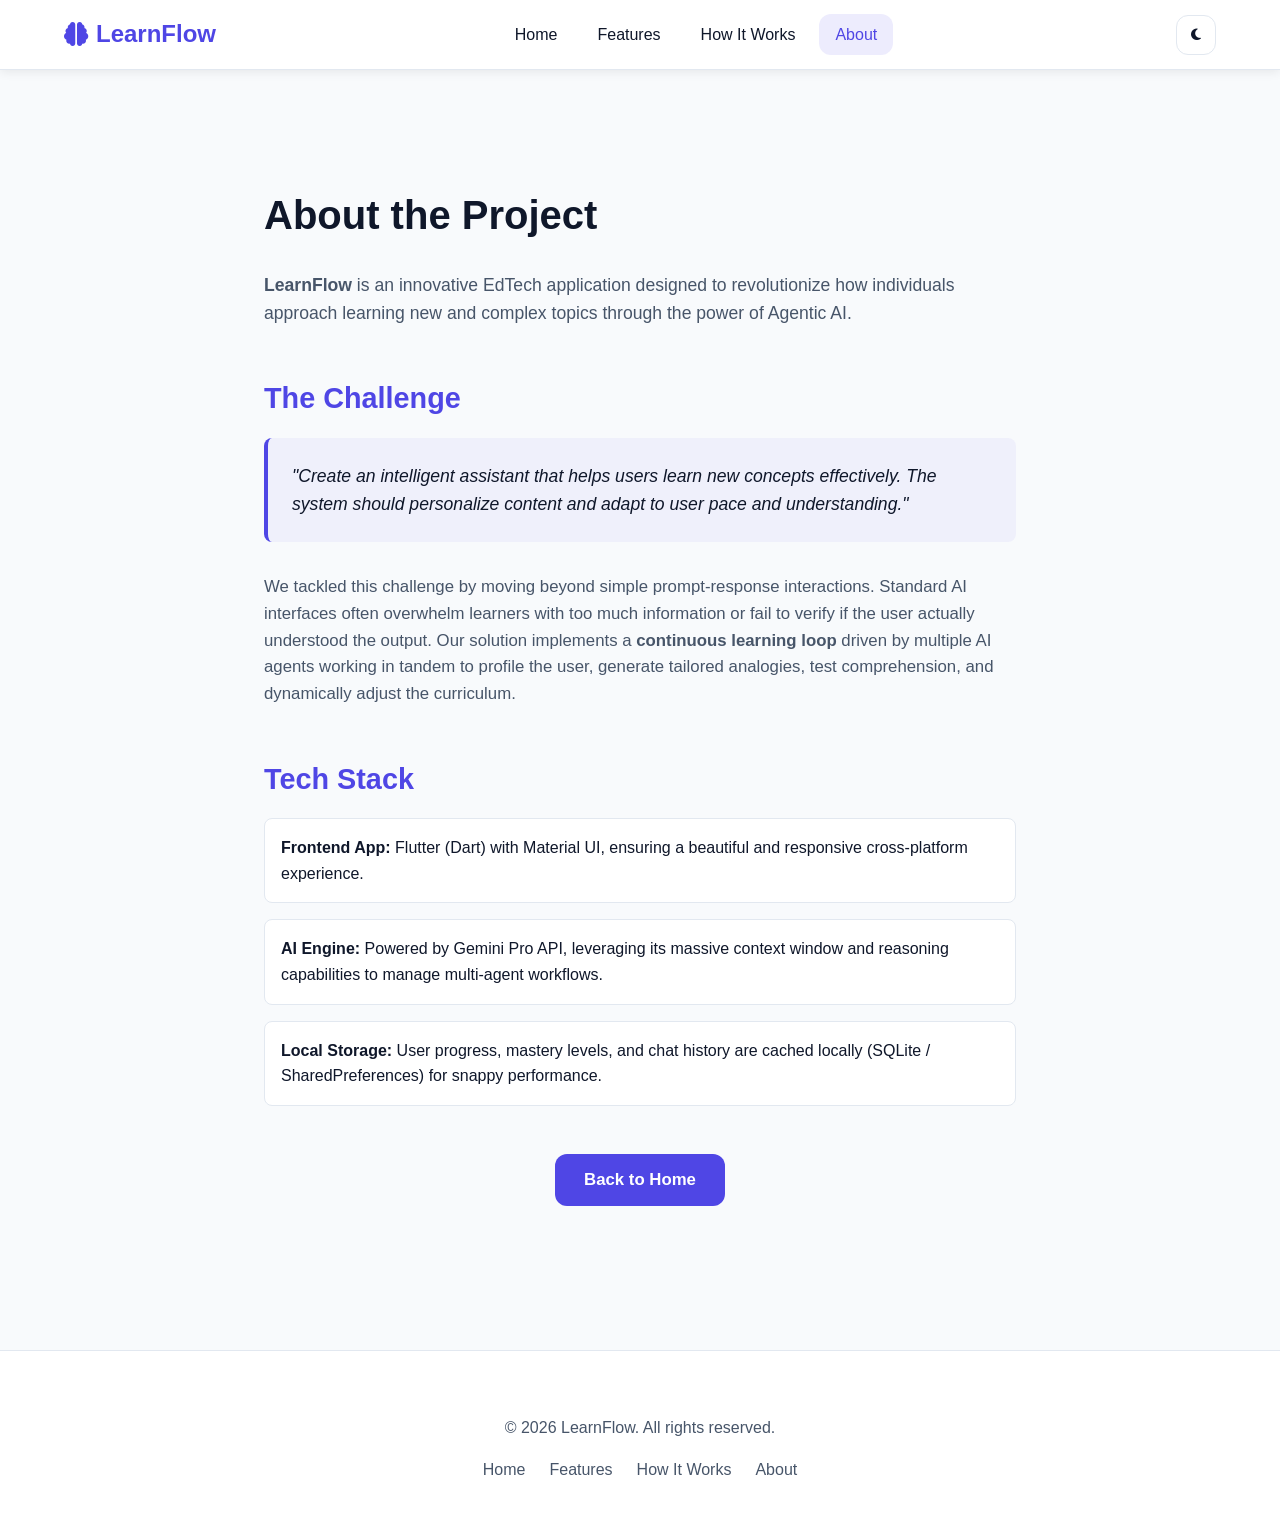
<file: web/about.html>
<!DOCTYPE html>
<html lang="en">
<head>
  <meta charset="UTF-8">
  <meta name="viewport" content="width=device-width, initial-scale=1.0">
  <title>About | LearnFlow</title>
  <meta name="description" content="Information about the LearnFlow project and its goals.">
  <link rel="stylesheet" href="https://cdnjs.cloudflare.com/ajax/libs/font-awesome/6.5.1/css/all.min.css">
  <link rel="stylesheet" href="css/style.css">
</head>
<body>

  <div id="landing-site">
    <header class="site-header">
      <div class="container">
        <a href="index.html" class="site-logo" aria-label="LearnFlow Home"><i class="fas fa-brain"></i> LearnFlow</a>
        <nav class="site-nav">
          <a href="index.html">Home</a>
          <a href="features.html">Features</a>
          <a href="how-it-works.html">How It Works</a>
          <a href="about.html" class="active">About</a>
        </nav>
        <button type="button" class="theme-toggle" id="themeToggle" aria-label="Toggle dark mode">
          <i class="fas fa-moon"></i>
        </button>
      </div>
    </header>

    <main>
      <section class="section" style="padding-top: 5rem;">
        <div class="container" style="max-width: 800px;">
          <h1 style="font-size: 2.5rem; margin-bottom: 1.5rem; color: var(--text-primary);">About the Project</h1>

          <p style="font-size: 1.1rem; margin-bottom: 2rem; color: var(--text-secondary);">
            <strong>LearnFlow</strong> is an innovative EdTech application designed to revolutionize how individuals approach learning new and complex topics through the power of Agentic AI.
          </p>

          <h2 style="font-size: 1.8rem; margin-top: 3rem; margin-bottom: 1rem; color: var(--primary);">The Challenge</h2>
          <div style="background: rgba(79, 70, 229, 0.05); padding: 1.5rem; border-left: 4px solid var(--primary); border-radius: 8px; margin-bottom: 2rem;">
            <p style="margin: 0; font-style: italic; color: var(--text-primary); font-size: 1.1rem;">
              "Create an intelligent assistant that helps users learn new concepts effectively. The system should personalize content and adapt to user pace and understanding."
            </p>
          </div>
          
          <p style="font-size: 1.05rem; margin-bottom: 1.5rem; color: var(--text-secondary);">
            We tackled this challenge by moving beyond simple prompt-response interactions. Standard AI interfaces often overwhelm learners with too much information or fail to verify if the user actually understood the output. Our solution implements a <strong>continuous learning loop</strong> driven by multiple AI agents working in tandem to profile the user, generate tailored analogies, test comprehension, and dynamically adjust the curriculum.
          </p>

          <h2 style="font-size: 1.8rem; margin-top: 3rem; margin-bottom: 1rem; color: var(--primary);">Tech Stack</h2>
          <ul style="list-style-type: none; padding: 0; margin-bottom: 2rem;">
            <li style="margin-bottom: 1rem; padding: 1rem; background: var(--surface); border-radius: 8px; border: 1px solid var(--border);">
              <strong style="color: var(--text-primary);">Frontend App:</strong> Flutter (Dart) with Material UI, ensuring a beautiful and responsive cross-platform experience.
            </li>
            <li style="margin-bottom: 1rem; padding: 1rem; background: var(--surface); border-radius: 8px; border: 1px solid var(--border);">
              <strong style="color: var(--text-primary);">AI Engine:</strong> Powered by Gemini Pro API, leveraging its massive context window and reasoning capabilities to manage multi-agent workflows.
            </li>
            <li style="margin-bottom: 1rem; padding: 1rem; background: var(--surface); border-radius: 8px; border: 1px solid var(--border);">
              <strong style="color: var(--text-primary);">Local Storage:</strong> User progress, mastery levels, and chat history are cached locally (SQLite / SharedPreferences) for snappy performance.
            </li>
          </ul>

          <p style="margin-top: 3rem; text-align: center;">
            <a href="index.html" class="btn btn-primary">Back to Home</a>
          </p>
        </div>
      </section>
    </main>

    <footer class="site-footer">
      <div class="container">
        <p>&copy; <span id="year"></span> LearnFlow. All rights reserved.</p>
        <nav>
          <a href="index.html">Home</a>
          <a href="features.html">Features</a>
          <a href="how-it-works.html">How It Works</a>
          <a href="about.html">About</a>
        </nav>
      </div>
    </footer>
  </div>

  <script src="js/script.js"></script>
</body>
</html>
</file>
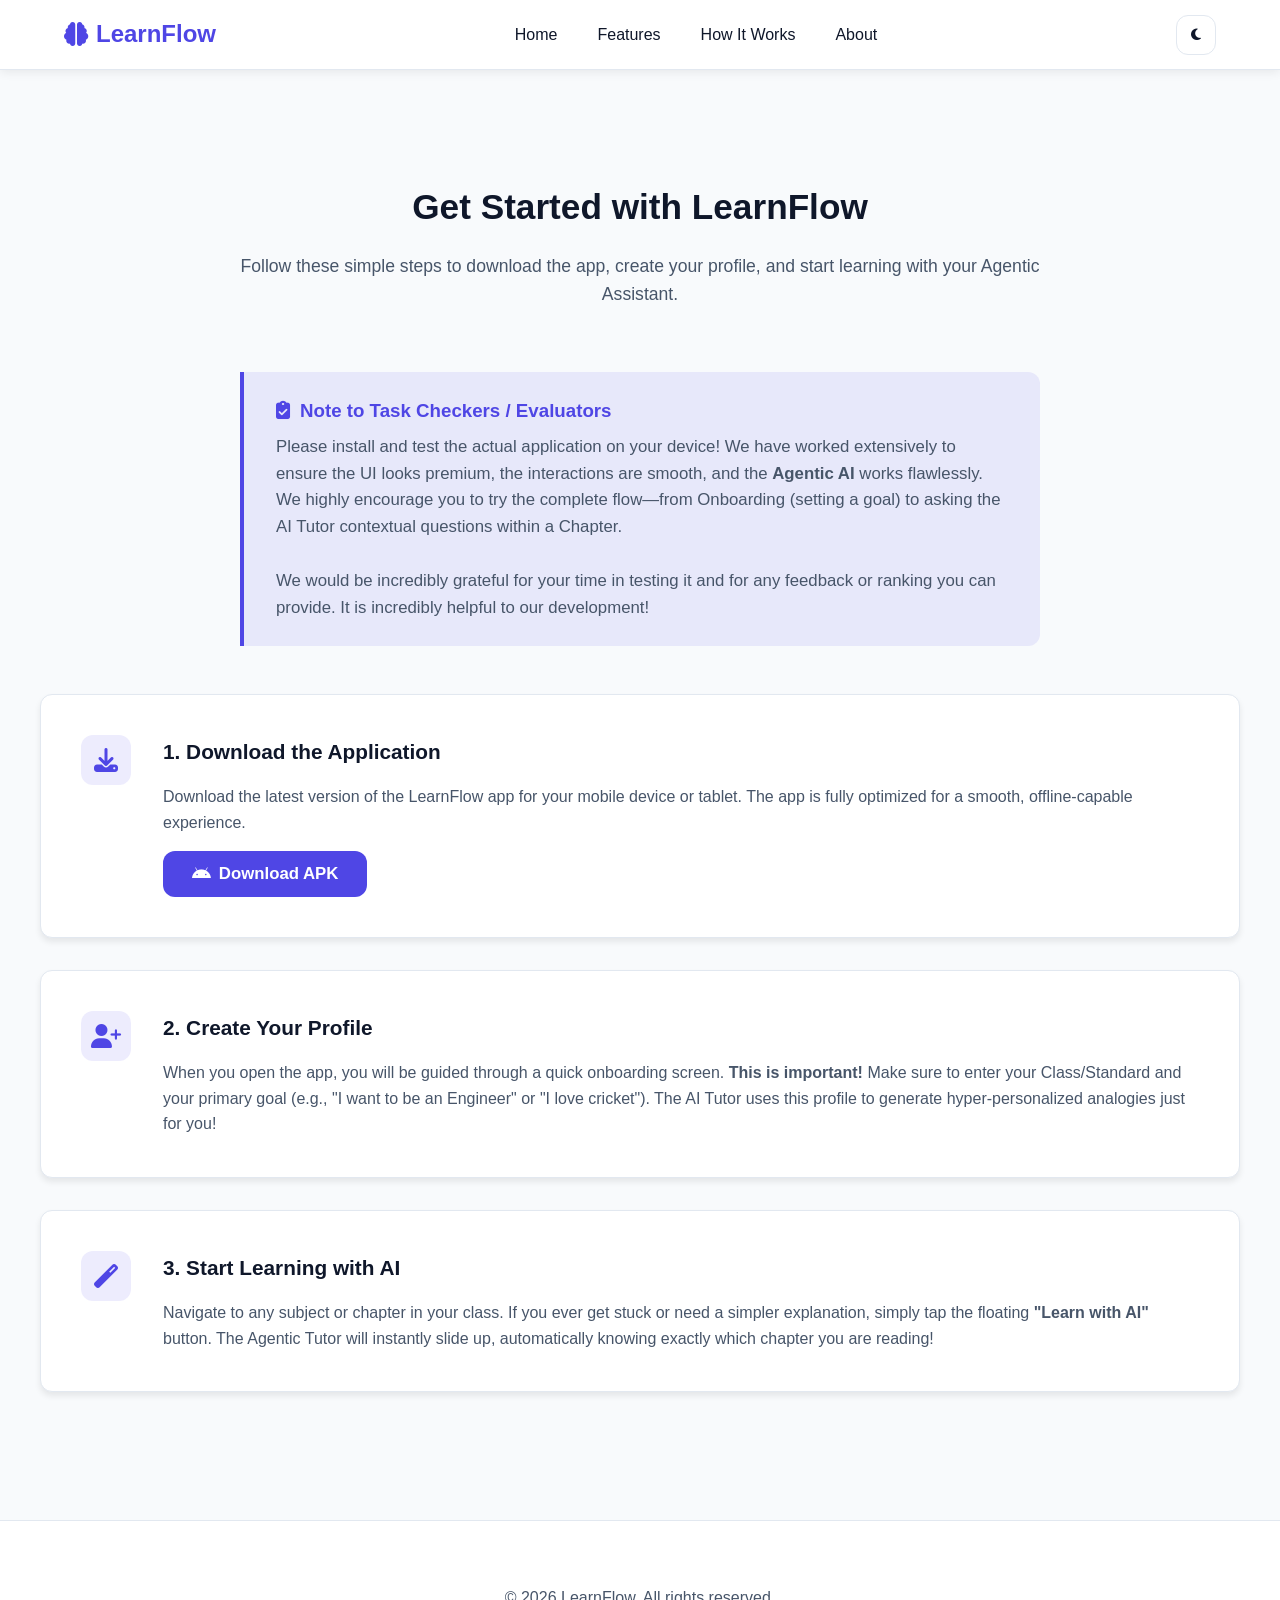
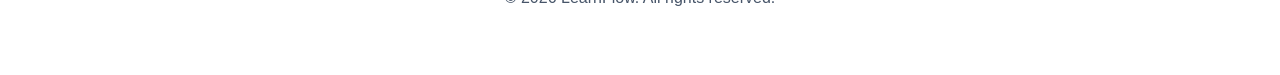
<file: web/download.html>
<!DOCTYPE html>
<html lang="en">
<head>
  <meta charset="UTF-8">
  <meta name="viewport" content="width=device-width, initial-scale=1.0">
  <title>Download & Setup | LearnFlow</title>
  <meta name="description" content="Instructions to download and set up the LearnFlow application.">
  <link rel="stylesheet" href="https://cdnjs.cloudflare.com/ajax/libs/font-awesome/6.5.1/css/all.min.css">
  <link rel="stylesheet" href="css/style.css">
</head>
<body>

  <div id="landing-site">
    <header class="site-header">
      <div class="container">
        <a href="index.html" class="site-logo" aria-label="LearnFlow Home"><i class="fas fa-brain"></i> LearnFlow</a>
        <nav class="site-nav">
          <a href="index.html">Home</a>
          <a href="features.html">Features</a>
          <a href="how-it-works.html">How It Works</a>
          <a href="about.html">About</a>
        </nav>
        <button type="button" class="theme-toggle" id="themeToggle" aria-label="Toggle dark mode">
          <i class="fas fa-moon"></i>
        </button>
      </div>
    </header>

    <main>
      <section class="section" style="padding-top: 5rem;">
        <h1 class="section-title">Get Started with LearnFlow</h1>
        <p style="text-align: center; max-width: 800px; margin: -2rem auto 4rem; color: var(--text-secondary); font-size: 1.1rem;">
          Follow these simple steps to download the app, create your profile, and start learning with your Agentic Assistant.
        </p>

        <div class="note-to-judges animate-fade-in" style="background: rgba(79, 70, 229, 0.1); border-left: 4px solid var(--primary); padding: 1.5rem 2rem; margin: 0 auto 3rem; max-width: 800px; border-radius: 0 12px 12px 0;">
          <h3 style="color: var(--primary); margin-top: 0; margin-bottom: 0.5rem; display: flex; align-items: center; gap: 10px;">
            <i class="fas fa-clipboard-check"></i> Note to Task Checkers / Evaluators
          </h3>
          <p style="margin: 0; color: var(--text-secondary); line-height: 1.6; font-size: 1.05rem;">
            Please install and test the actual application on your device! We have worked extensively to ensure the UI looks premium, the interactions are smooth, and the <strong>Agentic AI</strong> works flawlessly. We highly encourage you to try the complete flow—from Onboarding (setting a goal) to asking the AI Tutor contextual questions within a Chapter. <br><br>We would be incredibly grateful for your time in testing it and for any feedback or ranking you can provide. It is incredibly helpful to our development!
          </p>
        </div>

        <div class="features-grid" style="grid-template-columns: 1fr;">
          
          <div class="feature-card animate-fade-in" style="display: flex; gap: 2rem; align-items: flex-start; text-align: left;">
            <div class="feature-icon" style="margin: 0; flex-shrink: 0;"><i class="fas fa-download"></i></div>
            <div>
              <h3 style="margin-top: 0;">1. Download the Application</h3>
              <p>Download the latest version of the LearnFlow app for your mobile device or tablet. The app is fully optimized for a smooth, offline-capable experience.</p>
              <button onclick="window.open('https://drive.google.com/file/d/1Tv4uXe6q0wDxb_Z8KrK5QiLJRLvrB2qZ/view?usp=drive_link', '_blank')"
                      class="btn btn-primary"
                      style="margin-top: 1rem;">
                <i class="fab fa-android"></i> Download APK
              </button>            </div>
          </div>

          <div class="feature-card animate-fade-in animate-delay-1" style="display: flex; gap: 2rem; align-items: flex-start; text-align: left;">
            <div class="feature-icon" style="margin: 0; flex-shrink: 0;"><i class="fas fa-user-plus"></i></div>
            <div>
              <h3 style="margin-top: 0;">2. Create Your Profile</h3>
              <p>When you open the app, you will be guided through a quick onboarding screen. <strong>This is important!</strong> Make sure to enter your Class/Standard and your primary goal (e.g., "I want to be an Engineer" or "I love cricket"). The AI Tutor uses this profile to generate hyper-personalized analogies just for you!</p>
            </div>
          </div>

          <div class="feature-card animate-fade-in animate-delay-2" style="display: flex; gap: 2rem; align-items: flex-start; text-align: left;">
            <div class="feature-icon" style="margin: 0; flex-shrink: 0;"><i class="fas fa-magic"></i></div>
            <div>
              <h3 style="margin-top: 0;">3. Start Learning with AI</h3>
              <p>Navigate to any subject or chapter in your class. If you ever get stuck or need a simpler explanation, simply tap the floating <strong>"Learn with AI"</strong> button. The Agentic Tutor will instantly slide up, automatically knowing exactly which chapter you are reading!</p>
            </div>
          </div>

        </div>
      </section>
    </main>

    <footer class="site-footer">
      <div class="container">
        <p>&copy; <span id="year"></span> LearnFlow. All rights reserved.</p>
      </div>
    </footer>
  </div>

  <script src="js/script.js"></script>
</body>
</html>
</file>
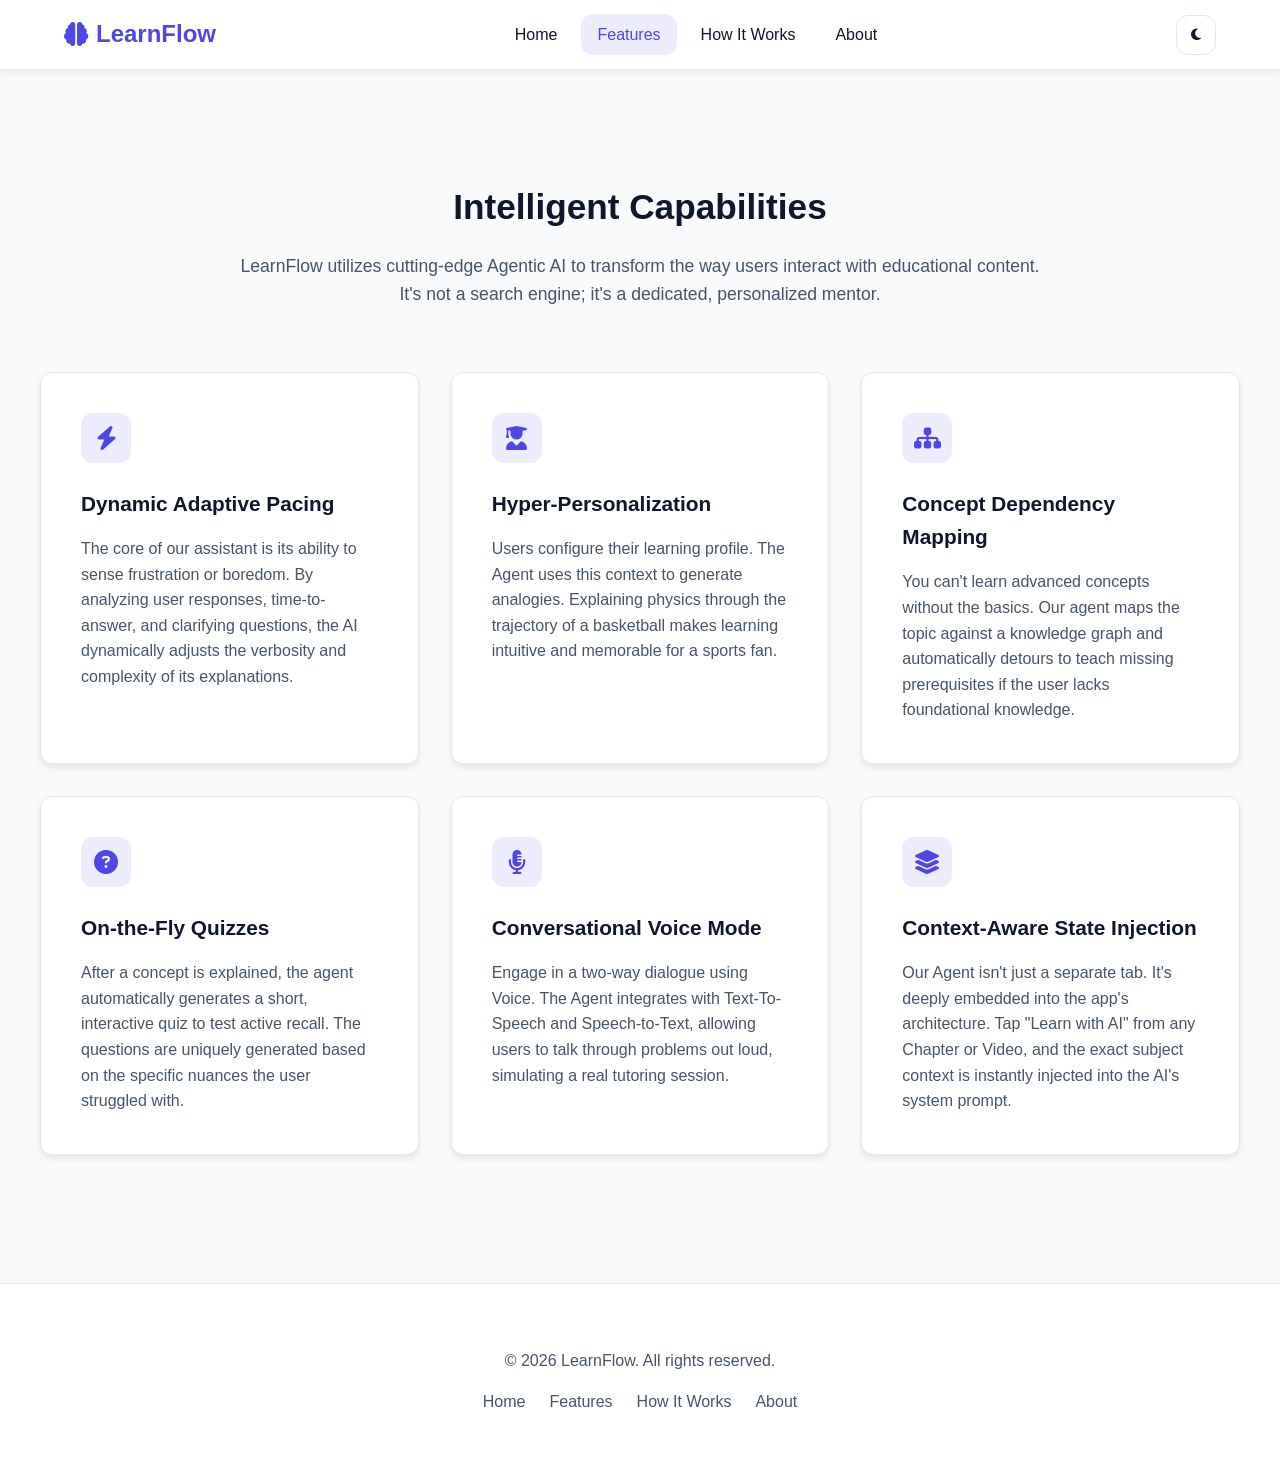
<file: web/features.html>
<!DOCTYPE html>
<html lang="en">
<head>
  <meta charset="UTF-8">
  <meta name="viewport" content="width=device-width, initial-scale=1.0">
  <title>Features | LearnFlow</title>
  <meta name="description" content="Learn about the features of the LearnFlow Intelligent Assistant.">
  <link rel="stylesheet" href="https://cdnjs.cloudflare.com/ajax/libs/font-awesome/6.5.1/css/all.min.css">
  <link rel="stylesheet" href="css/style.css">
</head>
<body>

  <div id="landing-site">
    <header class="site-header">
      <div class="container">
        <a href="index.html" class="site-logo" aria-label="LearnFlow Home"><i class="fas fa-brain"></i> LearnFlow</a>
        <nav class="site-nav">
          <a href="index.html">Home</a>
          <a href="features.html" class="active">Features</a>
          <a href="how-it-works.html">How It Works</a>
          <a href="about.html">About</a>
        </nav>
        <button type="button" class="theme-toggle" id="themeToggle" aria-label="Toggle dark mode">
          <i class="fas fa-moon"></i>
        </button>
      </div>
    </header>

    <main>
      <section class="section" style="padding-top: 5rem;">
        <h1 class="section-title">Intelligent Capabilities</h1>
        <p style="text-align: center; max-width: 800px; margin: -2rem auto 4rem; color: var(--text-secondary); font-size: 1.1rem;">
          LearnFlow utilizes cutting-edge Agentic AI to transform the way users interact with educational content. It's not a search engine; it's a dedicated, personalized mentor.
        </p>

        <div class="features-grid">
          <div class="feature-card">
            <div class="feature-icon"><i class="fas fa-bolt"></i></div>
            <h3>Dynamic Adaptive Pacing</h3>
            <p>The core of our assistant is its ability to sense frustration or boredom. By analyzing user responses, time-to-answer, and clarifying questions, the AI dynamically adjusts the verbosity and complexity of its explanations.</p>
          </div>

          <div class="feature-card">
            <div class="feature-icon"><i class="fas fa-user-graduate"></i></div>
            <h3>Hyper-Personalization</h3>
            <p>Users configure their learning profile. The Agent uses this context to generate analogies. Explaining physics through the trajectory of a basketball makes learning intuitive and memorable for a sports fan.</p>
          </div>

          <div class="feature-card">
            <div class="feature-icon"><i class="fas fa-sitemap"></i></div>
            <h3>Concept Dependency Mapping</h3>
            <p>You can't learn advanced concepts without the basics. Our agent maps the topic against a knowledge graph and automatically detours to teach missing prerequisites if the user lacks foundational knowledge.</p>
          </div>

          <div class="feature-card">
            <div class="feature-icon"><i class="fas fa-question-circle"></i></div>
            <h3>On-the-Fly Quizzes</h3>
            <p>After a concept is explained, the agent automatically generates a short, interactive quiz to test active recall. The questions are uniquely generated based on the specific nuances the user struggled with.</p>
          </div>

          <div class="feature-card">
            <div class="feature-icon"><i class="fas fa-microphone-alt"></i></div>
            <h3>Conversational Voice Mode</h3>
            <p>Engage in a two-way dialogue using Voice. The Agent integrates with Text-To-Speech and Speech-to-Text, allowing users to talk through problems out loud, simulating a real tutoring session.</p>
          </div>

          <div class="feature-card">
            <div class="feature-icon"><i class="fas fa-layer-group"></i></div>
            <h3>Context-Aware State Injection</h3>
            <p>Our Agent isn't just a separate tab. It's deeply embedded into the app's architecture. Tap "Learn with AI" from any Chapter or Video, and the exact subject context is instantly injected into the AI's system prompt.</p>
          </div>
        </div>
      </section>
    </main>

    <footer class="site-footer">
      <div class="container">
        <p>&copy; <span id="year"></span> LearnFlow. All rights reserved.</p>
        <nav>
          <a href="index.html">Home</a>
          <a href="features.html">Features</a>
          <a href="how-it-works.html">How It Works</a>
          <a href="about.html">About</a>
        </nav>
      </div>
    </footer>
  </div>

  <script src="js/script.js"></script>
</body>
</html>
</file>
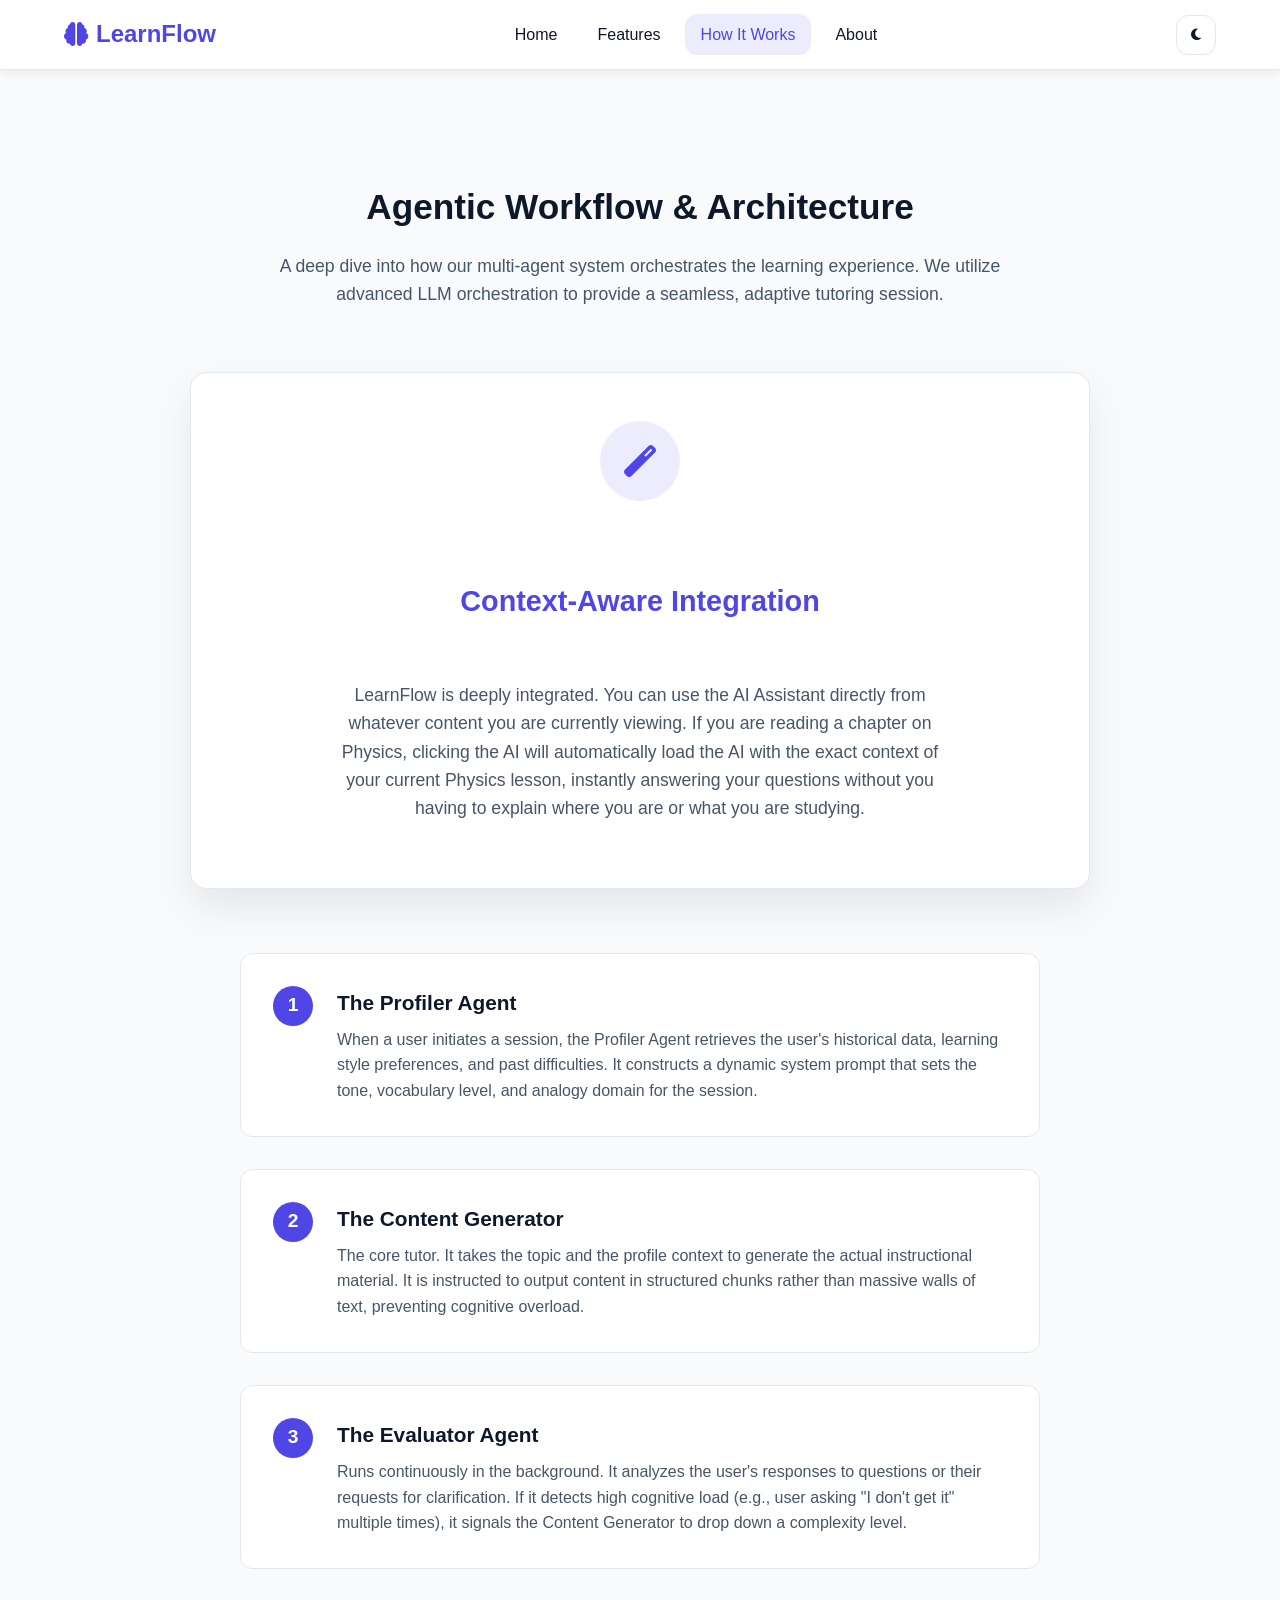
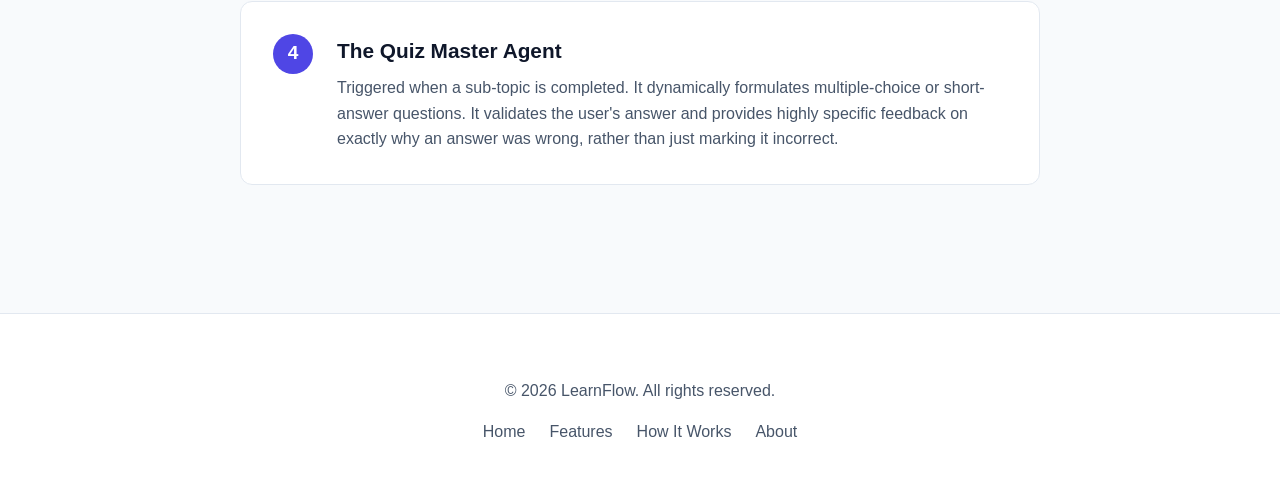
<file: web/how-it-works.html>
<!DOCTYPE html>
<html lang="en">
<head>
  <meta charset="UTF-8">
  <meta name="viewport" content="width=device-width, initial-scale=1.0">
  <title>How It Works | LearnFlow</title>
  <meta name="description" content="Understand the agentic workflow behind the LearnFlow assistant.">
  <link rel="stylesheet" href="https://cdnjs.cloudflare.com/ajax/libs/font-awesome/6.5.1/css/all.min.css">
  <link rel="stylesheet" href="css/style.css">
</head>
<body>

  <div id="landing-site">
    <header class="site-header">
      <div class="container">
        <a href="index.html" class="site-logo" aria-label="LearnFlow Home"><i class="fas fa-brain"></i> LearnFlow</a>
        <nav class="site-nav">
          <a href="index.html">Home</a>
          <a href="features.html">Features</a>
          <a href="how-it-works.html" class="active">How It Works</a>
          <a href="about.html">About</a>
        </nav>
        <button type="button" class="theme-toggle" id="themeToggle" aria-label="Toggle dark mode">
          <i class="fas fa-moon"></i>
        </button>
      </div>
    </header>

    <main>
      <section class="section" style="padding-top: 5rem;">
        <h1 class="section-title">Agentic Workflow & Architecture</h1>
        <p style="text-align: center; max-width: 800px; margin: -2rem auto 4rem; color: var(--text-secondary); font-size: 1.1rem;">
          A deep dive into how our multi-agent system orchestrates the learning experience. We utilize advanced LLM orchestration to provide a seamless, adaptive tutoring session.
        </p>

        <div class="architecture-diagram animate-fade-in" style="background: var(--surface); padding: 3rem; border-radius: 16px; border: 1px solid var(--border); margin: 0 auto 4rem; max-width: 900px; box-shadow: 0 20px 40px var(--shadow);">
          <div style="display: flex; flex-direction: column; gap: 2rem; align-items: center; text-align: center;">
            <div style="background: rgba(79, 70, 229, 0.1); width: 80px; height: 80px; border-radius: 50%; display: flex; align-items: center; justify-content: center; margin-bottom: 1rem;">
              <i class="fas fa-magic" style="font-size: 2rem; color: var(--primary);"></i>
            </div>
            <h3 style="color: var(--primary); margin-bottom: 0.5rem; font-size: 1.8rem;">Context-Aware Integration</h3>
            <p style="color: var(--text-secondary); font-size: 1.1rem; max-width: 600px; line-height: 1.6;">
              LearnFlow is deeply integrated. You can use the AI Assistant directly from whatever content you are currently viewing. If you are reading a chapter on Physics, clicking the AI will automatically load the AI with the exact context of your current Physics lesson, instantly answering your questions without you having to explain where you are or what you are studying.
            </p>
          </div>
        </div>

        <div class="timeline animate-fade-in animate-delay-1">
          <div class="timeline-item">
            <div class="timeline-number">1</div>
            <div>
              <h3 style="margin: 0 0 0.5rem; font-size: 1.3rem; color: var(--text-primary);">The Profiler Agent</h3>
              <p style="margin: 0; color: var(--text-secondary);">When a user initiates a session, the Profiler Agent retrieves the user's historical data, learning style preferences, and past difficulties. It constructs a dynamic system prompt that sets the tone, vocabulary level, and analogy domain for the session.</p>
            </div>
          </div>

          <div class="timeline-item">
            <div class="timeline-number">2</div>
            <div>
              <h3 style="margin: 0 0 0.5rem; font-size: 1.3rem; color: var(--text-primary);">The Content Generator</h3>
              <p style="margin: 0; color: var(--text-secondary);">The core tutor. It takes the topic and the profile context to generate the actual instructional material. It is instructed to output content in structured chunks rather than massive walls of text, preventing cognitive overload.</p>
            </div>
          </div>

          <div class="timeline-item">
            <div class="timeline-number">3</div>
            <div>
              <h3 style="margin: 0 0 0.5rem; font-size: 1.3rem; color: var(--text-primary);">The Evaluator Agent</h3>
              <p style="margin: 0; color: var(--text-secondary);">Runs continuously in the background. It analyzes the user's responses to questions or their requests for clarification. If it detects high cognitive load (e.g., user asking "I don't get it" multiple times), it signals the Content Generator to drop down a complexity level.</p>
            </div>
          </div>

          <div class="timeline-item">
            <div class="timeline-number">4</div>
            <div>
              <h3 style="margin: 0 0 0.5rem; font-size: 1.3rem; color: var(--text-primary);">The Quiz Master Agent</h3>
              <p style="margin: 0; color: var(--text-secondary);">Triggered when a sub-topic is completed. It dynamically formulates multiple-choice or short-answer questions. It validates the user's answer and provides highly specific feedback on exactly why an answer was wrong, rather than just marking it incorrect.</p>
            </div>
          </div>
        </div>
      </section>
    </main>

    <footer class="site-footer">
      <div class="container">
        <p>&copy; <span id="year"></span> LearnFlow. All rights reserved.</p>
        <nav>
          <a href="index.html">Home</a>
          <a href="features.html">Features</a>
          <a href="how-it-works.html">How It Works</a>
          <a href="about.html">About</a>
        </nav>
      </div>
    </footer>
  </div>

  <script src="js/script.js"></script>
</body>
</html>
</file>
<file: web/css/style.css>
:root {
  --primary: #4F46E5;
  --primary-dark: #3730A3;
  --secondary: #7C3AED;
  --secondary-dark: #5B21B6;
  --background: #F8FAFC;
  --surface: #FFFFFF;
  --text-primary: #0F172A;
  --text-secondary: #475569;
  --success: #10B981;
  --error: #EF4444;
  --on-primary: #FFFFFF;
  --border: #E2E8F0;
  --shadow: rgba(0, 0, 0, 0.08);
  --font-sans: -apple-system, BlinkMacSystemFont, "Segoe UI", Roboto, "Helvetica Neue", Arial, sans-serif;
  --header-height: 70px;
  --max-width: 1200px;
  --radius: 12px;
  --transition: 0.3s ease;
}

html[data-theme="dark"] {
  --background: #0F172A;
  --surface: #1E293B;
  --text-primary: #F8FAFC;
  --text-secondary: #94A3B8;
  --border: #334155;
  --shadow: rgba(0, 0, 0, 0.3);
}

*, *::before, *::after { box-sizing: border-box; }
html { scroll-behavior: smooth; }
body { margin: 0; font-family: var(--font-sans); font-size: 16px; line-height: 1.6; color: var(--text-primary); background-color: var(--background); }

.container { max-width: var(--max-width); margin: 0 auto; padding: 0 1.5rem; }

/* Header */
.site-header { position: sticky; top: 0; z-index: 100; height: var(--header-height); background-color: var(--surface); box-shadow: 0 2px 10px var(--shadow); border-bottom: 1px solid var(--border); }
.site-header .container { display: flex; align-items: center; justify-content: space-between; height: 100%; }
.site-logo { font-size: 1.5rem; font-weight: 800; color: var(--primary); text-decoration: none; display: flex; align-items: center; gap: 8px; }
.site-nav { display: flex; gap: 0.5rem; }
.site-nav a { color: var(--text-primary); text-decoration: none; padding: 0.5rem 1rem; border-radius: var(--radius); font-weight: 500; transition: all var(--transition); }
.site-nav a:hover, .site-nav a.active { background-color: rgba(79, 70, 229, 0.1); color: var(--primary); }

.theme-toggle { background: transparent; border: 1px solid var(--border); color: var(--text-primary); width: 40px; height: 40px; border-radius: var(--radius); cursor: pointer; display: flex; align-items: center; justify-content: center; transition: all var(--transition); }
.theme-toggle:hover { background: rgba(0,0,0,0.05); }

/* Buttons */
.btn { display: inline-flex; align-items: center; justify-content: center; gap: 8px; padding: 0.8rem 1.8rem; font-size: 1.05rem; font-weight: 600; text-decoration: none; border: none; border-radius: var(--radius); cursor: pointer; transition: all var(--transition); }
.btn-primary { background-color: var(--primary); color: var(--on-primary); }
.btn-primary:hover { background-color: var(--primary-dark); transform: translateY(-2px); box-shadow: 0 4px 12px rgba(79, 70, 229, 0.3); }
.btn-secondary { background-color: var(--secondary); color: var(--on-primary); }
.btn-outline { background-color: transparent; color: var(--primary); border: 2px solid var(--primary); }

/* Hero */
.hero { padding: 5rem 1.5rem; text-align: center; position: relative; overflow: hidden; background: linear-gradient(135deg, var(--surface) 0%, var(--background) 100%); border-bottom: 1px solid var(--border); }
.hero-title { font-size: clamp(2.5rem, 5vw, 4rem); font-weight: 800; color: var(--text-primary); margin-bottom: 1.5rem; line-height: 1.1; }
.hero-tagline { font-size: clamp(1.2rem, 2.5vw, 1.5rem); color: var(--text-secondary); margin: 0 auto 2rem; max-width: 800px; }
.hero-cta { display: flex; gap: 1rem; justify-content: center; margin-top: 2rem; }

/* Sections */
.section { padding: 4rem 1.5rem; }
.section-title { text-align: center; font-size: 2.2rem; font-weight: 800; margin-bottom: 3rem; color: var(--text-primary); }

/* Grid */
.features-grid { display: grid; grid-template-columns: repeat(auto-fit, minmax(300px, 1fr)); gap: 2rem; max-width: var(--max-width); margin: 0 auto; }
.feature-card { background: var(--surface); padding: 2.5rem; border-radius: var(--radius); border: 1px solid var(--border); box-shadow: 0 4px 6px var(--shadow); transition: all var(--transition); }
.feature-card:hover { transform: translateY(-5px); box-shadow: 0 12px 20px var(--shadow); border-color: var(--primary); }
.feature-icon { width: 50px; height: 50px; border-radius: 12px; background: rgba(79, 70, 229, 0.1); color: var(--primary); display: flex; align-items: center; justify-content: center; font-size: 1.5rem; margin-bottom: 1.5rem; }
.feature-card h3 { margin: 0 0 1rem 0; font-size: 1.3rem; color: var(--text-primary); }
.feature-card p { margin: 0; color: var(--text-secondary); line-height: 1.6; }

/* Timeline */
.timeline { display: flex; flex-direction: column; gap: 2rem; max-width: 800px; margin: 0 auto; }
.timeline-item { display: flex; gap: 1.5rem; background: var(--surface); padding: 2rem; border-radius: var(--radius); border: 1px solid var(--border); }
.timeline-number { width: 40px; height: 40px; background: var(--primary); color: white; border-radius: 50%; display: flex; align-items: center; justify-content: center; font-weight: 800; font-size: 1.2rem; flex-shrink: 0; }

/* Footer */
.site-footer { background: var(--surface); padding: 3rem 1.5rem; border-top: 1px solid var(--border); margin-top: 4rem; text-align: center; }
.site-footer p { color: var(--text-secondary); margin-bottom: 1rem; }
.site-footer nav { display: flex; justify-content: center; gap: 1.5rem; }
.site-footer nav a { color: var(--text-secondary); text-decoration: none; transition: color var(--transition); }
.site-footer nav a:hover { color: var(--primary); }

/* Animation */
.animate-fade-in { animation: fadeIn 0.6s ease-out forwards; }
.animate-delay-1 { animation-delay: 0.15s; opacity: 0; }
.animate-delay-2 { animation-delay: 0.3s; opacity: 0; }
@keyframes fadeIn { from { opacity: 0; transform: translateY(12px); } to { opacity: 1; transform: translateY(0); } }

/* App Container */
#app-container { display: none; width: 100vw; height: 100vh; position: fixed; top: 0; left: 0; z-index: 9999; background: var(--background); }
</file>
